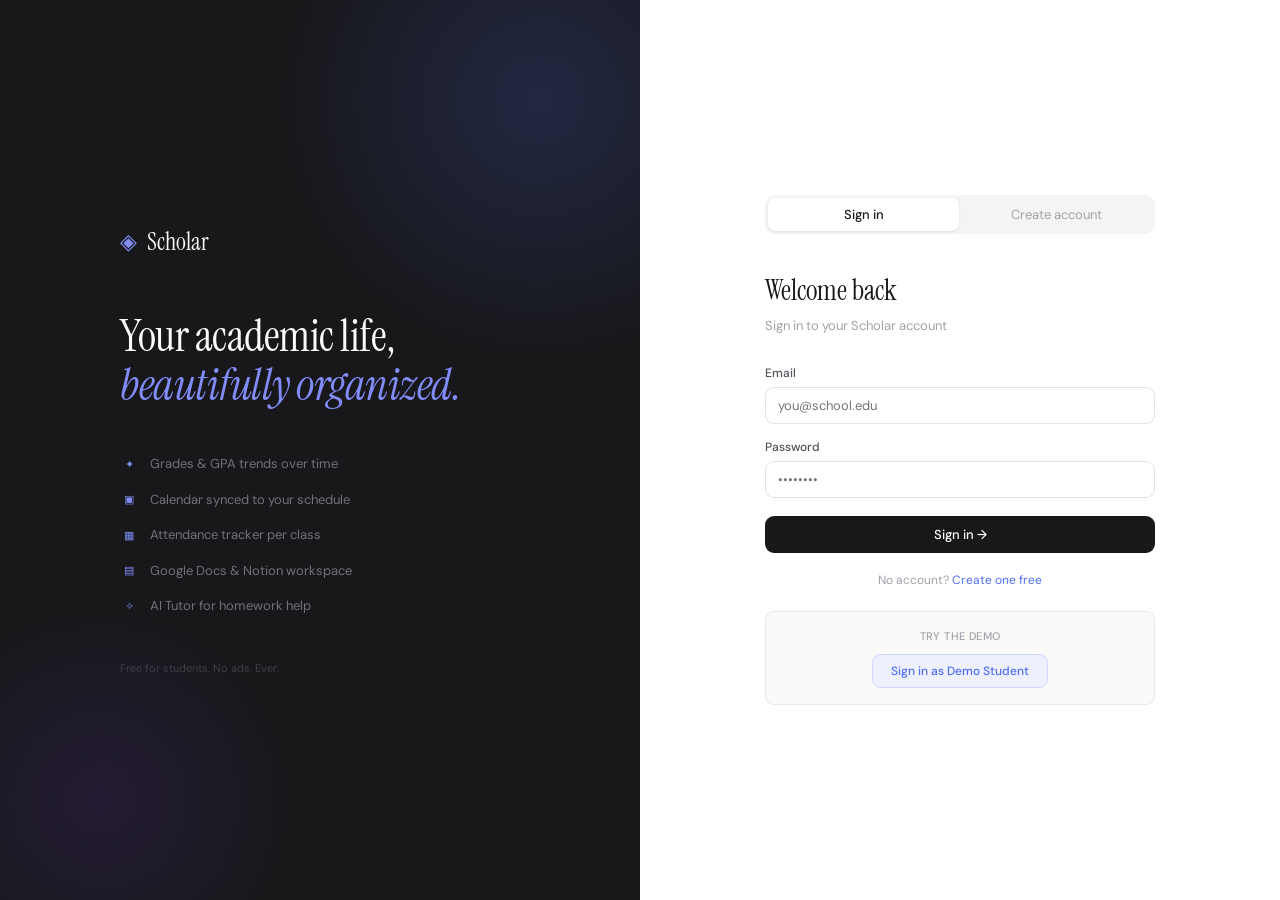
<file: index.html>
<!DOCTYPE html>
<html lang="en">
<head>
  <meta charset="UTF-8">
  <meta name="viewport" content="width=device-width, initial-scale=1.0">
  <title>Scholar — Your Academic Hub</title>
  <link rel="stylesheet" href="css/style.css">
  <link rel="preconnect" href="https://fonts.googleapis.com">
  <link href="https://fonts.googleapis.com/css2?family=Instrument+Serif:ital@0;1&family=DM+Sans:ital,wght@0,300;0,400;0,500;1,300&display=swap" rel="stylesheet">
</head>
<body class="auth-page">

  <div class="auth-split">
    <!-- Left panel -->
    <div class="auth-brand">
      <div class="auth-brand-inner">
        <div class="brand-logo">
          <span class="brand-mark">◈</span>
          <span class="brand-name">Scholar</span>
        </div>
        <h1 class="brand-tagline">Your academic life,<br><em>beautifully organized.</em></h1>
        <div class="brand-features">
          <div class="brand-feat"><span class="feat-icon">✦</span> Grades & GPA trends over time</div>
          <div class="brand-feat"><span class="feat-icon">▣</span> Calendar synced to your schedule</div>
          <div class="brand-feat"><span class="feat-icon">▦</span> Attendance tracker per class</div>
          <div class="brand-feat"><span class="feat-icon">▤</span> Google Docs & Notion workspace</div>
          <div class="brand-feat"><span class="feat-icon">✧</span> AI Tutor for homework help</div>
        </div>
        <p class="brand-note">Free for students. No ads. Ever.</p>
      </div>
    </div>

    <!-- Right panel: auth forms -->
    <div class="auth-form-panel">
      <div class="auth-form-wrap">

        <!-- Tab switcher -->
        <div class="auth-tabs">
          <button class="auth-tab active" id="tab-login" onclick="switchTab('login')">Sign in</button>
          <button class="auth-tab" id="tab-signup" onclick="switchTab('signup')">Create account</button>
        </div>

        <!-- LOGIN FORM -->
        <div id="form-login" class="auth-form active">
          <h2 class="form-title">Welcome back</h2>
          <p class="form-sub">Sign in to your Scholar account</p>

          <div class="field-group">
            <label>Email</label>
            <input type="email" id="login-email" placeholder="you@school.edu" autocomplete="email">
          </div>
          <div class="field-group">
            <label>Password</label>
            <input type="password" id="login-password" placeholder="••••••••" autocomplete="current-password">
          </div>

          <div id="login-error" class="form-error hidden"></div>

          <button class="btn-primary" onclick="handleLogin()">Sign in →</button>

          <p class="form-switch">No account? <a href="#" onclick="switchTab('signup')">Create one free</a></p>

          <div class="demo-box">
            <p class="demo-label">Try the demo</p>
            <button class="btn-demo" onclick="loadDemo()">Sign in as Demo Student</button>
          </div>
        </div>

        <!-- SIGNUP FORM -->
        <div id="form-signup" class="auth-form">
          <h2 class="form-title">Create your account</h2>
          <p class="form-sub">Set up Scholar in under a minute</p>

          <div class="field-row">
            <div class="field-group">
              <label>First name</label>
              <input type="text" id="signup-first" placeholder="Eden" autocomplete="given-name">
            </div>
            <div class="field-group">
              <label>Last name</label>
              <input type="text" id="signup-last" placeholder="Smith" autocomplete="family-name">
            </div>
          </div>
          <div class="field-group">
            <label>Email</label>
            <input type="email" id="signup-email" placeholder="you@school.edu" autocomplete="email">
          </div>
          <div class="field-group">
            <label>Grade / Year</label>
            <select id="signup-grade">
              <option value="">Select grade…</option>
              <option value="6">6th Grade</option>
              <option value="7">7th Grade</option>
              <option value="8">8th Grade</option>
              <option value="9">9th Grade (Freshman)</option>
              <option value="10">10th Grade (Sophomore)</option>
              <option value="11">11th Grade (Junior)</option>
              <option value="12">12th Grade (Senior)</option>
              <option value="college-1">College · Year 1</option>
              <option value="college-2">College · Year 2</option>
              <option value="college-3">College · Year 3</option>
              <option value="college-4">College · Year 4</option>
            </select>
          </div>
          <div class="field-group">
            <label>Password</label>
            <input type="password" id="signup-password" placeholder="At least 8 characters" autocomplete="new-password">
          </div>
          <div class="field-group">
            <label>Confirm password</label>
            <input type="password" id="signup-confirm" placeholder="••••••••" autocomplete="new-password">
          </div>

          <div id="signup-error" class="form-error hidden"></div>
          <div id="signup-success" class="form-success hidden"></div>

          <button class="btn-primary" onclick="handleSignup()">Create account →</button>

          <p class="form-switch">Already have an account? <a href="#" onclick="switchTab('login')">Sign in</a></p>
        </div>

      </div>
    </div>
  </div>

  <script src="js/auth.js"></script>
</body>
</html>
</file>
<file: css/style.css>
@import url('https://fonts.googleapis.com/css2?family=Instrument+Serif:ital@0;1&family=DM+Sans:ital,opsz,wght@0,9..40,300;0,9..40,400;0,9..40,500;1,9..40,300&display=swap');

*, *::before, *::after { box-sizing: border-box; margin: 0; padding: 0; }

:root {
  --ink: #18181b;
  --ink2: #52525b;
  --ink3: #a1a1aa;
  --ink4: #d4d4d8;
  --surface: #ffffff;
  --surface2: #fafaf9;
  --surface3: #f4f4f5;
  --surface4: #e4e4e7;
  --accent: #4f6ef7;
  --accent-soft: #eef0fe;
  --accent-border: rgba(79,110,247,.2);
  --green: #16a34a;
  --green-soft: #f0fdf4;
  --green-border: rgba(22,163,74,.2);
  --amber: #d97706;
  --amber-soft: #fffbeb;
  --amber-border: rgba(217,119,6,.2);
  --red: #dc2626;
  --red-soft: #fef2f2;
  --red-border: rgba(220,38,38,.2);
  --purple: #7c3aed;
  --purple-soft: #f5f3ff;
  --purple-border: rgba(124,58,237,.2);
  --border: rgba(0,0,0,0.07);
  --border2: rgba(0,0,0,0.11);
  --shadow-sm: 0 1px 3px rgba(0,0,0,.06), 0 1px 2px rgba(0,0,0,.04);
  --shadow: 0 4px 16px rgba(0,0,0,.07), 0 2px 4px rgba(0,0,0,.04);
  --r: 14px;
  --r-sm: 9px;
  --font: 'DM Sans', sans-serif;
  --serif: 'Instrument Serif', serif;
}

@media (prefers-color-scheme: dark) {
  :root {
    --ink: #fafafa;
    --ink2: #a1a1aa;
    --ink3: #71717a;
    --ink4: #3f3f46;
    --surface: #111113;
    --surface2: #18181b;
    --surface3: #1f1f23;
    --surface4: #27272a;
    --accent: #818cf8;
    --accent-soft: #1e1b4b;
    --accent-border: rgba(129,140,248,.22);
    --green: #4ade80;
    --green-soft: #052e16;
    --green-border: rgba(74,222,128,.2);
    --amber: #fbbf24;
    --amber-soft: #1c1400;
    --amber-border: rgba(251,191,36,.2);
    --red: #f87171;
    --red-soft: #1f0a0a;
    --red-border: rgba(248,113,113,.2);
    --purple: #a78bfa;
    --purple-soft: #1e1033;
    --purple-border: rgba(167,139,250,.2);
    --border: rgba(255,255,255,0.07);
    --border2: rgba(255,255,255,0.11);
    --shadow-sm: 0 1px 4px rgba(0,0,0,.4);
    --shadow: 0 4px 16px rgba(0,0,0,.4);
  }
}

html, body { height: 100%; }
body { font-family: var(--font); color: var(--ink); background: var(--surface); line-height: 1.5; font-size: 14px; -webkit-font-smoothing: antialiased; }

/* ── AUTH PAGE ── */
.auth-page { background: var(--surface2); min-height: 100vh; }
.auth-split { display: grid; grid-template-columns: 1fr 1fr; min-height: 100vh; }

.auth-brand {
  background: var(--ink);
  display: flex; align-items: center; justify-content: center;
  padding: 64px 56px; position: relative; overflow: hidden;
}
.auth-brand::before {
  content: ''; position: absolute;
  width: 520px; height: 520px; border-radius: 50%;
  background: radial-gradient(circle, rgba(79,110,247,.18) 0%, transparent 70%);
  top: -160px; right: -160px;
}
.auth-brand::after {
  content: ''; position: absolute;
  width: 380px; height: 380px; border-radius: 50%;
  background: radial-gradient(circle, rgba(124,58,237,.12) 0%, transparent 70%);
  bottom: -90px; left: -90px;
}
.auth-brand-inner { position: relative; z-index: 1; max-width: 400px; width: 100%; }

.brand-logo { display: flex; align-items: center; gap: 10px; margin-bottom: 52px; }
.brand-mark { font-size: 22px; color: #818cf8; }
.brand-name { font-family: var(--serif); font-size: 24px; color: #fafafa; }

.brand-tagline {
  font-family: var(--serif); font-size: 44px; font-weight: 400;
  line-height: 1.12; color: #fafafa; margin-bottom: 44px; letter-spacing: -.5px;
}
.brand-tagline em { color: #818cf8; font-style: italic; }

.brand-features { display: flex; flex-direction: column; gap: 16px; margin-bottom: 44px; }
.brand-feat { display: flex; align-items: center; gap: 12px; font-size: 13px; color: #71717a; }
.feat-icon { color: #818cf8; font-size: 11px; width: 18px; text-align: center; }
.brand-note { font-size: 11px; color: #3f3f46; }

.auth-form-panel {
  display: flex; align-items: center; justify-content: center;
  padding: 48px 32px; background: var(--surface);
}
.auth-form-wrap { width: 100%; max-width: 390px; }

.auth-tabs {
  display: flex; gap: 2px; background: var(--surface3);
  border-radius: 10px; padding: 3px; margin-bottom: 36px;
}
.auth-tab {
  flex: 1; padding: 8px 12px; border: none;
  background: none; border-radius: 8px;
  font-family: var(--font); font-size: 13px; cursor: pointer;
  color: var(--ink3); transition: all .15s;
}
.auth-tab.active {
  background: var(--surface); color: var(--ink);
  font-weight: 500; box-shadow: var(--shadow-sm);
}

.auth-form { display: none; }
.auth-form.active { display: block; }
.form-title { font-family: var(--serif); font-size: 28px; font-weight: 400; color: var(--ink); margin-bottom: 4px; }
.form-sub { font-size: 13px; color: var(--ink3); margin-bottom: 28px; }

.field-group { display: flex; flex-direction: column; gap: 5px; margin-bottom: 14px; }
.field-group label { font-size: 12px; font-weight: 500; color: var(--ink2); }
.field-row { display: grid; grid-template-columns: 1fr 1fr; gap: 10px; }

input[type=text], input[type=email], input[type=password],
input[type=date], select, textarea {
  width: 100%; padding: 9px 12px;
  border: 1px solid var(--border2); border-radius: var(--r-sm);
  background: var(--surface); color: var(--ink);
  font-family: var(--font); font-size: 13px;
  outline: none; transition: border-color .15s, box-shadow .15s; appearance: none;
}
input:focus, select:focus {
  border-color: var(--accent);
  box-shadow: 0 0 0 3px rgba(79,110,247,.1);
}
select {
  background-image: url("data:image/svg+xml,%3Csvg xmlns='http://www.w3.org/2000/svg' width='10' height='6'%3E%3Cpath fill='%23a1a1aa' d='M5 6L0 0h10z'/%3E%3C/svg%3E");
  background-repeat: no-repeat; background-position: right 11px center; padding-right: 28px;
}

.btn-primary {
  width: 100%; padding: 10px 16px;
  background: var(--ink); color: var(--surface);
  border: none; border-radius: var(--r-sm);
  font-family: var(--font); font-size: 13px; font-weight: 500;
  cursor: pointer; transition: opacity .15s; margin-top: 4px;
}
.btn-primary:hover { opacity: .82; }

.btn-secondary {
  padding: 7px 13px; background: none; color: var(--ink2);
  border: 1px solid var(--border2); border-radius: var(--r-sm);
  font-family: var(--font); font-size: 12px;
  cursor: pointer; transition: all .15s;
}
.btn-secondary:hover { background: var(--surface3); color: var(--ink); }

.btn-accent {
  padding: 7px 13px; background: var(--accent-soft); color: var(--accent);
  border: 1px solid var(--accent-border); border-radius: var(--r-sm);
  font-family: var(--font); font-size: 12px; font-weight: 500;
  cursor: pointer; transition: all .15s;
}
.btn-accent:hover { background: var(--accent); color: #fff; }

.btn-danger {
  padding: 7px 13px; background: none; color: var(--red);
  border: 1px solid var(--red-border); border-radius: var(--r-sm);
  font-family: var(--font); font-size: 12px; cursor: pointer; transition: all .15s;
}
.btn-danger:hover { background: var(--red-soft); }

.form-switch { font-size: 12px; color: var(--ink3); text-align: center; margin-top: 18px; }
.form-switch a { color: var(--accent); text-decoration: none; }

.demo-box {
  margin-top: 22px; padding: 16px;
  background: var(--surface2); border-radius: var(--r-sm);
  text-align: center; border: 1px solid var(--border);
}
.demo-label { font-size: 11px; color: var(--ink3); margin-bottom: 10px; letter-spacing: .4px; text-transform: uppercase; font-weight: 500; }
.btn-demo {
  padding: 8px 18px; background: var(--accent-soft); color: var(--accent);
  border: 1px solid var(--accent-border); border-radius: var(--r-sm);
  font-family: var(--font); font-size: 12px; font-weight: 500;
  cursor: pointer; transition: all .15s;
}
.btn-demo:hover { background: var(--accent); color: #fff; }

.form-error {
  background: var(--red-soft); color: var(--red);
  padding: 9px 12px; border-radius: var(--r-sm); font-size: 12px;
  margin-bottom: 12px; border: 1px solid var(--red-border);
}
.form-success {
  background: var(--green-soft); color: var(--green);
  padding: 9px 12px; border-radius: var(--r-sm); font-size: 12px;
  margin-bottom: 12px; border: 1px solid var(--green-border);
}
.hidden { display: none !important; }

@media (max-width: 768px) {
  .auth-split { grid-template-columns: 1fr; }
  .auth-brand { display: none; }
}
</file>
